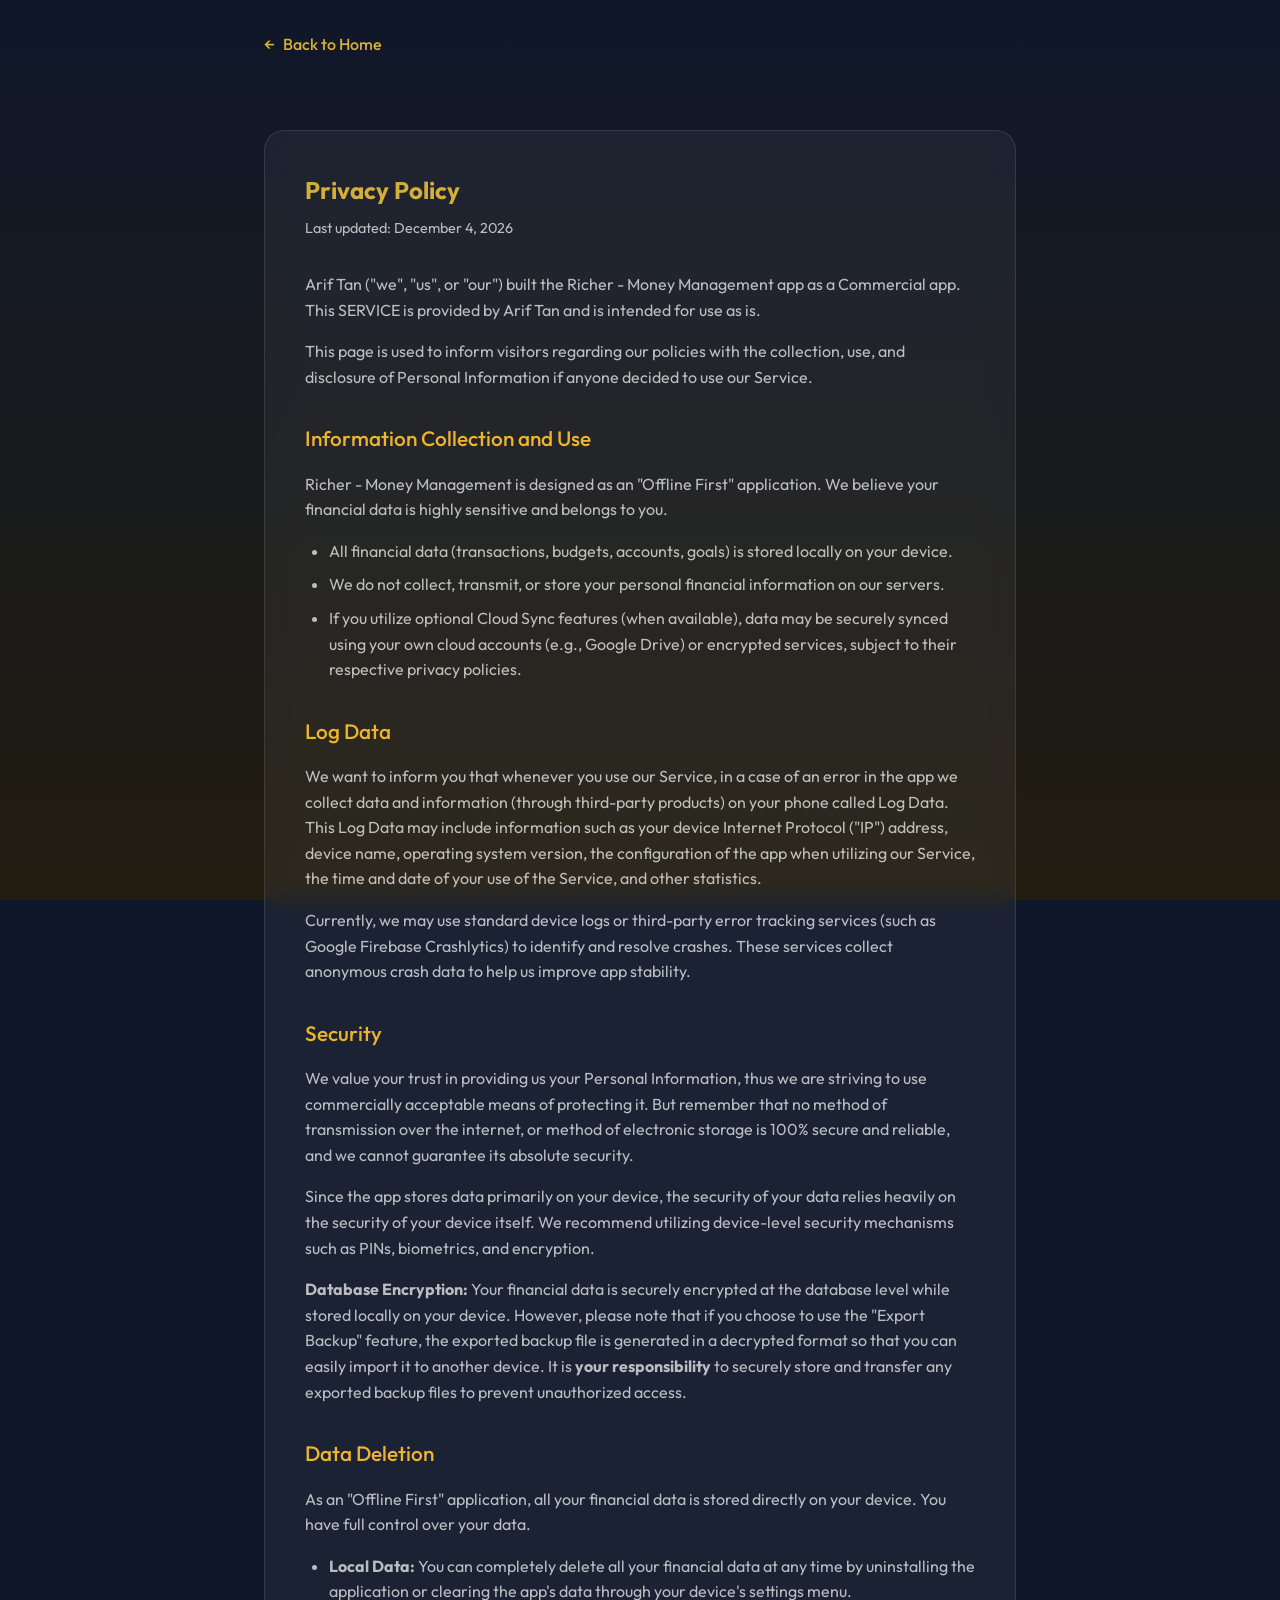
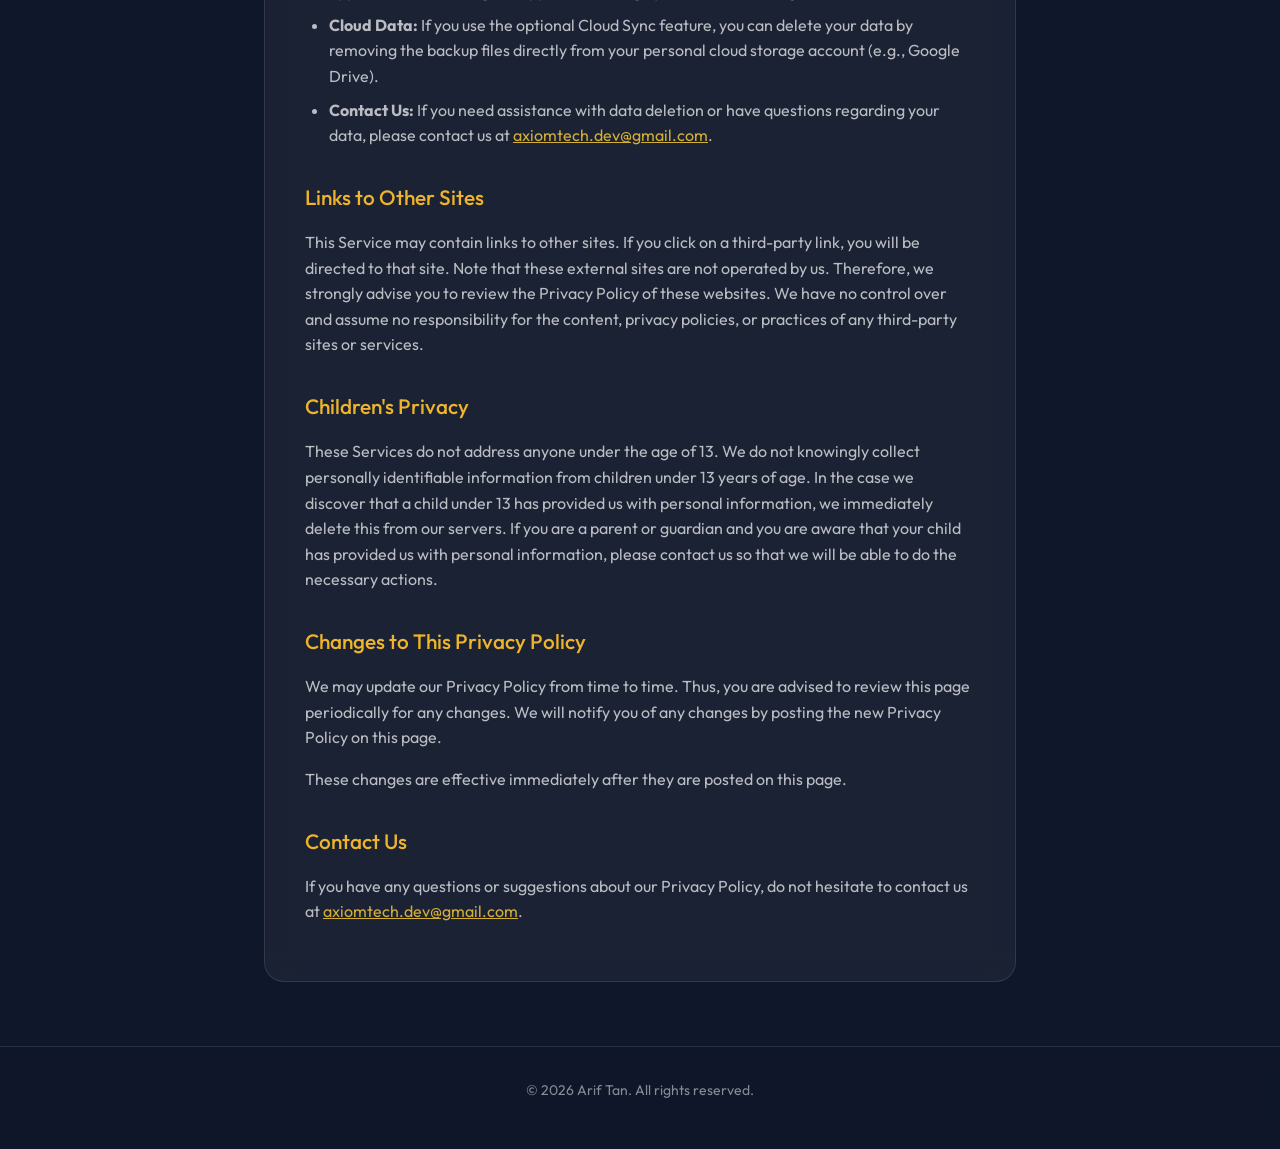
<file: index.html>
<!DOCTYPE html>
<html lang="en">

<head>
    <meta charset="UTF-8">
    <meta name="viewport" content="width=device-width, initial-scale=1.0">
    <title>Privacy Policy - Richer</title>
    <meta name="description" content="Privacy Policy for Richer - Money Management App">
    <link rel="preconnect" href="https://fonts.googleapis.com">
    <link rel="preconnect" href="https://fonts.gstatic.com" crossorigin>
    <link href="https://fonts.googleapis.com/css2?family=Outfit:wght@300;400;500;600;700&display=swap" rel="stylesheet">
    <link rel="stylesheet" href="style.css">
</head>

<body>
    <div class="background-gradient"></div>

    <main class="container">

        <a href="index.html" class="back-link">
            <span>←</span> Back to Home
        </a>

        <article class="policy-content">
            <h1>Privacy Policy</h1>
            <span class="last-updated">Last updated: <span id="current-date"></span></span>

            <p>Arif Tan ("we", "us", or "our") built the Richer - Money Management app as a Commercial app. This SERVICE
                is provided
                by Arif Tan and is intended for use as is.</p>

            <p>This page is used to inform visitors regarding our policies with the collection, use, and disclosure of
                Personal Information if anyone decided to use our Service.</p>

            <h2>Information Collection and Use</h2>
            <p>Richer - Money Management is designed as an "Offline First" application. We believe your financial data
                is highly
                sensitive and belongs to you.</p>
            <ul>
                <li>All financial data (transactions, budgets, accounts, goals) is stored locally on your device.</li>
                <li>We do not collect, transmit, or store your personal financial information on our servers.</li>
                <li>If you utilize optional Cloud Sync features (when available), data may be securely synced using your
                    own cloud accounts (e.g., Google Drive) or encrypted services, subject to their respective privacy
                    policies.</li>
            </ul>

            <h2>Log Data</h2>
            <p>We want to inform you that whenever you use our Service, in a case of an error in the app we collect data
                and information (through third-party products) on your phone called Log Data. This Log Data may include
                information such as your device Internet Protocol ("IP") address, device name, operating system version,
                the configuration of the app when utilizing our Service, the time and date of your use of the Service,
                and other statistics.</p>
            <p>Currently, we may use standard device logs or third-party error tracking services (such as Google
                Firebase Crashlytics) to identify and resolve crashes. These services collect anonymous crash data to
                help us improve app stability.</p>

            <h2>Security</h2>
            <p>We value your trust in providing us your Personal Information, thus we are striving to use commercially
                acceptable means of protecting it. But remember that no method of transmission over the internet, or
                method of electronic storage is 100% secure and reliable, and we cannot guarantee its absolute security.
            </p>
            <p>Since the app stores data primarily on your device, the security of your data relies heavily on the
                security of your device itself. We recommend utilizing device-level security mechanisms such as PINs,
                biometrics, and encryption.</p>
            <p><strong>Database Encryption:</strong> Your financial data is securely encrypted at the database level
                while stored locally on your device. However, please note that if you choose to use the "Export Backup"
                feature, the exported backup file is generated in a decrypted format so that you can easily import it to
                another device. It is <strong>your responsibility</strong> to securely store and transfer any exported
                backup files to prevent unauthorized access.</p>

            <h2>Data Deletion</h2>
            <p>As an "Offline First" application, all your financial data is stored directly on your device. You have
                full control over your data.</p>
            <ul>
                <li><strong>Local Data:</strong> You can completely delete all your financial data at any time by
                    uninstalling the application or clearing the app's data through your device's settings menu.</li>
                <li><strong>Cloud Data:</strong> If you use the optional Cloud Sync feature, you can delete your data by
                    removing the backup files directly from your personal cloud storage account (e.g., Google Drive).
                </li>
                <li><strong>Contact Us:</strong> If you need assistance with data deletion or have questions regarding
                    your data, please contact us at <a href="mailto:axiomtech.dev@gmail.com"
                        style="color: var(--primary-gold);">axiomtech.dev@gmail.com</a>.</li>
            </ul>

            <h2>Links to Other Sites</h2>
            <p>This Service may contain links to other sites. If you click on a third-party link, you will be directed
                to that site. Note that these external sites are not operated by us. Therefore, we strongly advise you
                to review the Privacy Policy of these websites. We have no control over and assume no responsibility for
                the content, privacy policies, or practices of any third-party sites or services.</p>

            <h2>Children's Privacy</h2>
            <p>These Services do not address anyone under the age of 13. We do not knowingly collect personally
                identifiable information from children under 13 years of age. In the case we discover that a child under
                13 has provided us with personal information, we immediately delete this from our servers. If you are a
                parent or guardian and you are aware that your child has provided us with personal information, please
                contact us so that we will be able to do the necessary actions.</p>

            <h2>Changes to This Privacy Policy</h2>
            <p>We may update our Privacy Policy from time to time. Thus, you are advised to review this page
                periodically for any changes. We will notify you of any changes by posting the new Privacy Policy on
                this page.</p>
            <p>These changes are effective immediately after they are posted on this page.</p>

            <h2>Contact Us</h2>
            <p>If you have any questions or suggestions about our Privacy Policy, do not hesitate to contact us at <a
                    href="mailto:axiomtech.dev@gmail.com"
                    style="color: var(--primary-gold);">axiomtech.dev@gmail.com</a>.</p>
        </article>
    </main>

    <footer>
        <p class="copyright">&copy; <span id="year"></span> Arif Tan. All rights reserved.</p>
    </footer>

    <script>
        const date = new Date();
        document.getElementById('year').textContent = date.getFullYear();
        document.getElementById('current-date').textContent = date.toLocaleDateString('en-US', {
            year: 'numeric',
            month: 'long',
            day: 'numeric'
        });
    </script>
</body>

</html>
</file>
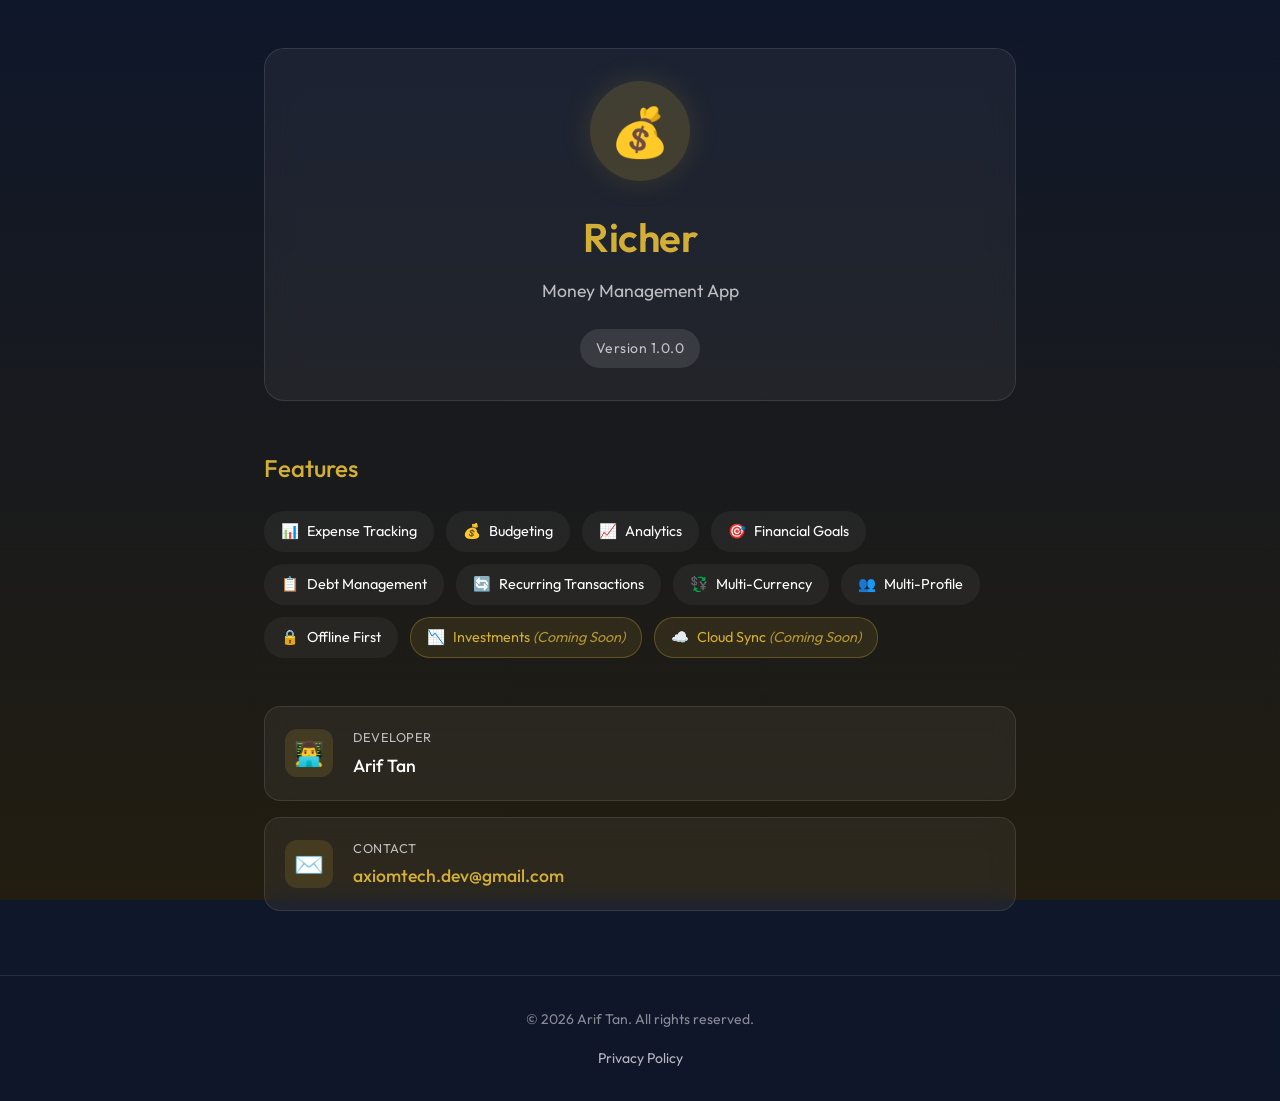
<file: about.html>
<!DOCTYPE html>
<html lang="en">

<head>
    <meta charset="UTF-8">
    <meta name="viewport" content="width=device-width, initial-scale=1.0">
    <title>Richer - Money Management</title>
    <meta name="description"
        content="Richer is your ultimate companion for smart personal finance, budgeting, and expense tracking.">
    <link rel="preconnect" href="https://fonts.googleapis.com">
    <link rel="preconnect" href="https://fonts.gstatic.com" crossorigin>
    <link href="https://fonts.googleapis.com/css2?family=Outfit:wght@300;400;500;600;700&display=swap" rel="stylesheet">
    <link rel="stylesheet" href="style.css">
</head>

<body>
    <div class="background-gradient"></div>

    <main class="container">
        <!-- Hero Section -->
        <section class="hero glass-panel">
            <div class="logo-container">
                <span class="logo-emoji">💰</span>
            </div>
            <h1 class="app-title">Richer</h1>
            <p class="tagline">Money Management App</p>
            <div class="version-badge">Version 1.0.0</div>
        </section>

        <!-- Features Section -->
        <section class="features">
            <h2 class="section-title">Features</h2>
            <div class="features-grid">
                <div class="feature-chip">
                    <span class="emoji">📊</span>
                    <span class="text">Expense Tracking</span>
                </div>
                <div class="feature-chip">
                    <span class="emoji">💰</span>
                    <span class="text">Budgeting</span>
                </div>
                <div class="feature-chip">
                    <span class="emoji">📈</span>
                    <span class="text">Analytics</span>
                </div>
                <div class="feature-chip">
                    <span class="emoji">🎯</span>
                    <span class="text">Financial Goals</span>
                </div>
                <div class="feature-chip">
                    <span class="emoji">📋</span>
                    <span class="text">Debt Management</span>
                </div>
                <div class="feature-chip">
                    <span class="emoji">🔄</span>
                    <span class="text">Recurring Transactions</span>
                </div>
                <div class="feature-chip">
                    <span class="emoji">💱</span>
                    <span class="text">Multi-Currency</span>
                </div>
                <div class="feature-chip">
                    <span class="emoji">👥</span>
                    <span class="text">Multi-Profile</span>
                </div>
                <div class="feature-chip">
                    <span class="emoji">🔒</span>
                    <span class="text">Offline First</span>
                </div>

                <!-- Coming Soon -->
                <div class="feature-chip coming-soon">
                    <span class="emoji">📉</span>
                    <span class="text">Investments <i>(Coming Soon)</i></span>
                </div>
                <div class="feature-chip coming-soon">
                    <span class="emoji">☁️</span>
                    <span class="text">Cloud Sync <i>(Coming Soon)</i></span>
                </div>
            </div>
        </section>

        <!-- Developer Info -->
        <section class="developer-info">
            <div class="info-card glass-panel">
                <div class="info-icon">👨‍💻</div>
                <div class="info-content">
                    <span class="info-label">Developer</span>
                    <span class="info-value">Arif Tan</span>
                </div>
            </div>
            <div class="info-card glass-panel">
                <div class="info-icon">✉️</div>
                <div class="info-content">
                    <span class="info-label">Contact</span>
                    <a href="mailto:axiomtech.dev@gmail.com" class="info-value link">axiomtech.dev@gmail.com</a>
                </div>
            </div>
        </section>
    </main>

    <footer>
        <p class="copyright">&copy; <span id="year"></span> Arif Tan. All rights reserved.</p>
        <div class="footer-links">
            <a href="privacy-policy.html">Privacy Policy</a>
        </div>
    </footer>

    <script>
        document.getElementById('year').textContent = new Date().getFullYear();
    </script>
</body>

</html>
</file>
<file: style.css>
:root {
    /* App Colors from theme/colors.dart */
    --primary-gold: #D4AF37;
    --primary-gold-accent: #EEB42B;
    --deep-blue: #1F3B61;
    
    /* Dark Theme Colors */
    --bg-dark-start: #0F172A;
    --bg-dark-end: #221D10;
    --surface: #1E293B;
    
    /* Text Colors */
    --text-primary: #FFFFFF;
    --text-secondary: rgba(255, 255, 255, 0.7);
    --text-tertiary: rgba(255, 255, 255, 0.5);
    
    /* Glass / Overlay */
    --glass-border: rgba(255, 255, 255, 0.1);
    --glass-bg: rgba(255, 255, 255, 0.05);
    --glass-bg-hover: rgba(255, 255, 255, 0.08);
}

* {
    margin: 0;
    padding: 0;
    box-sizing: border-box;
}

body {
    font-family: 'Outfit', -apple-system, BlinkMacSystemFont, "Segoe UI", Roboto, Helvetica, Arial, sans-serif;
    color: var(--text-primary);
    background-color: var(--bg-dark-start);
    min-height: 100vh;
    display: flex;
    flex-direction: column;
    overflow-x: hidden;
    line-height: 1.6;
}

/* Background Gradient spanning full viewport */
.background-gradient {
    position: fixed;
    top: 0;
    left: 0;
    right: 0;
    bottom: 0;
    background: linear-gradient(to bottom, var(--bg-dark-start), var(--bg-dark-end));
    z-index: -1;
}

.container {
    max-width: 800px;
    margin: 0 auto;
    padding: 2rem 1.5rem;
    flex: 1;
    display: flex;
    flex-direction: column;
    gap: 3rem;
}

/* Glassmorphism Utilities */
.glass-panel {
    background: var(--glass-bg);
    backdrop-filter: blur(12px);
    -webkit-backdrop-filter: blur(12px);
    border: 1px solid var(--glass-border);
    border-radius: 20px;
    padding: 2rem;
    transition: transform 0.3s ease, background 0.3s ease, box-shadow 0.3s ease;
}

/* Hero Section */
.hero {
    display: flex;
    flex-direction: column;
    align-items: center;
    text-align: center;
    margin-top: 1rem;
}

.logo-container {
    width: 100px;
    height: 100px;
    background-color: rgba(212, 175, 55, 0.2); /* primaryGold 20% */
    border-radius: 50%;
    display: flex;
    align-items: center;
    justify-content: center;
    margin-bottom: 1.5rem;
    box-shadow: 0 0 30px rgba(212, 175, 55, 0.15);
    animation: float 6s ease-in-out infinite;
}

@keyframes float {
    0% { transform: translateY(0px); }
    50% { transform: translateY(-10px); }
    100% { transform: translateY(0px); }
}

.logo-emoji {
    font-size: 3rem;
}

.app-title {
    color: var(--primary-gold);
    font-size: 2.5rem;
    font-weight: 600;
    margin-bottom: 0.5rem;
    letter-spacing: -0.5px;
}

.tagline {
    color: var(--text-secondary);
    font-size: 1.1rem;
    margin-bottom: 1.5rem;
}

.version-badge {
    background: rgba(255, 255, 255, 0.1);
    padding: 0.5rem 1rem;
    border-radius: 20px;
    font-size: 0.875rem;
    color: var(--text-secondary);
    letter-spacing: 0.5px;
}

/* Features Section */
.features {
    display: flex;
    flex-direction: column;
    gap: 1.5rem;
}

.section-title {
    color: var(--primary-gold);
    font-size: 1.5rem;
    font-weight: 500;
}

.features-grid {
    display: flex;
    flex-wrap: wrap;
    gap: 0.75rem;
}

.feature-chip {
    background: var(--glass-bg);
    border: 1px solid transparent;
    padding: 0.5rem 1rem;
    border-radius: 20px;
    display: flex;
    align-items: center;
    gap: 0.5rem;
    font-size: 0.9rem;
    color: var(--text-primary);
    transition: all 0.2s ease;
    cursor: default;
}

.feature-chip:hover {
    background: var(--glass-bg-hover);
    transform: translateY(-2px);
    box-shadow: 0 4px 12px rgba(0,0,0,0.1);
}

.feature-chip.coming-soon {
    background: rgba(212, 175, 55, 0.1);
    border: 1px solid rgba(212, 175, 55, 0.3);
    color: var(--primary-gold);
}

.feature-chip.coming-soon i {
    opacity: 0.8;
}

/* Developer Info */
.developer-info {
    display: flex;
    flex-direction: column;
    gap: 1rem;
}

.info-card {
    display: flex;
    align-items: center;
    gap: 1.25rem;
    padding: 1.25rem;
    border-radius: 16px;
    transition: transform 0.2s ease, background 0.2s ease;
}

.info-card:hover {
    background: var(--glass-bg-hover);
    transform: translateY(-2px);
}

.info-icon {
    font-size: 1.5rem;
    background: rgba(212, 175, 55, 0.15);
    width: 48px;
    height: 48px;
    display: flex;
    align-items: center;
    justify-content: center;
    border-radius: 12px;
}

.info-content {
    display: flex;
    flex-direction: column;
}

.info-label {
    color: var(--text-secondary);
    font-size: 0.8rem;
    text-transform: uppercase;
    letter-spacing: 0.5px;
    margin-bottom: 0.25rem;
}

.info-value {
    color: var(--text-primary);
    font-size: 1.1rem;
    font-weight: 500;
}

.info-value.link {
    color: var(--primary-gold);
    text-decoration: none;
    transition: color 0.2s ease;
}

.info-value.link:hover {
    color: var(--primary-gold-accent);
}

/* Footer */
footer {
    padding: 2rem;
    text-align: center;
    border-top: 1px solid var(--glass-border);
    margin-top: 2rem;
    background: rgba(15, 23, 42, 0.8);
    backdrop-filter: blur(8px);
}

.copyright {
    color: var(--text-tertiary);
    font-size: 0.875rem;
    margin-bottom: 1rem;
}

.footer-links {
    display: flex;
    justify-content: center;
    gap: 1.5rem;
}

.footer-links a {
    color: var(--text-secondary);
    text-decoration: none;
    font-size: 0.875rem;
    transition: color 0.2s ease;
}

.footer-links a:hover {
    color: var(--primary-gold);
}

/* Privacy Policy Pages specific */
.policy-content {
    background: var(--glass-bg);
    backdrop-filter: blur(12px);
    -webkit-backdrop-filter: blur(12px);
    border: 1px solid var(--glass-border);
    border-radius: 20px;
    padding: 2.5rem;
}

.policy-content h1 {
    color: var(--primary-gold);
    margin-bottom: 0.5rem;
}

.policy-content .last-updated {
    color: var(--text-secondary);
    font-size: 0.9rem;
    margin-bottom: 2rem;
    display: block;
}

.policy-content h2 {
    color: var(--primary-gold-accent);
    margin-top: 2rem;
    margin-bottom: 1rem;
    font-size: 1.3rem;
    font-weight: 500;
}

.policy-content p, .policy-content ul {
    color: var(--text-secondary);
    margin-bottom: 1rem;
}

.policy-content ul {
    padding-left: 1.5rem;
}

.policy-content li {
    margin-bottom: 0.5rem;
}

.back-link {
    display: inline-flex;
    align-items: center;
    gap: 0.5rem;
    color: var(--primary-gold);
    text-decoration: none;
    margin-bottom: 1.5rem;
    font-weight: 500;
    transition: transform 0.2s ease;
}

.back-link:hover {
    transform: translateX(-4px);
}

/* Responsive constraints */
@media (max-width: 600px) {
    .app-title {
        font-size: 2rem;
    }
    
    .container {
        padding: 1.5rem 1rem;
    }
    
    .glass-panel, .policy-content {
        padding: 1.5rem;
    }
}
</file>
